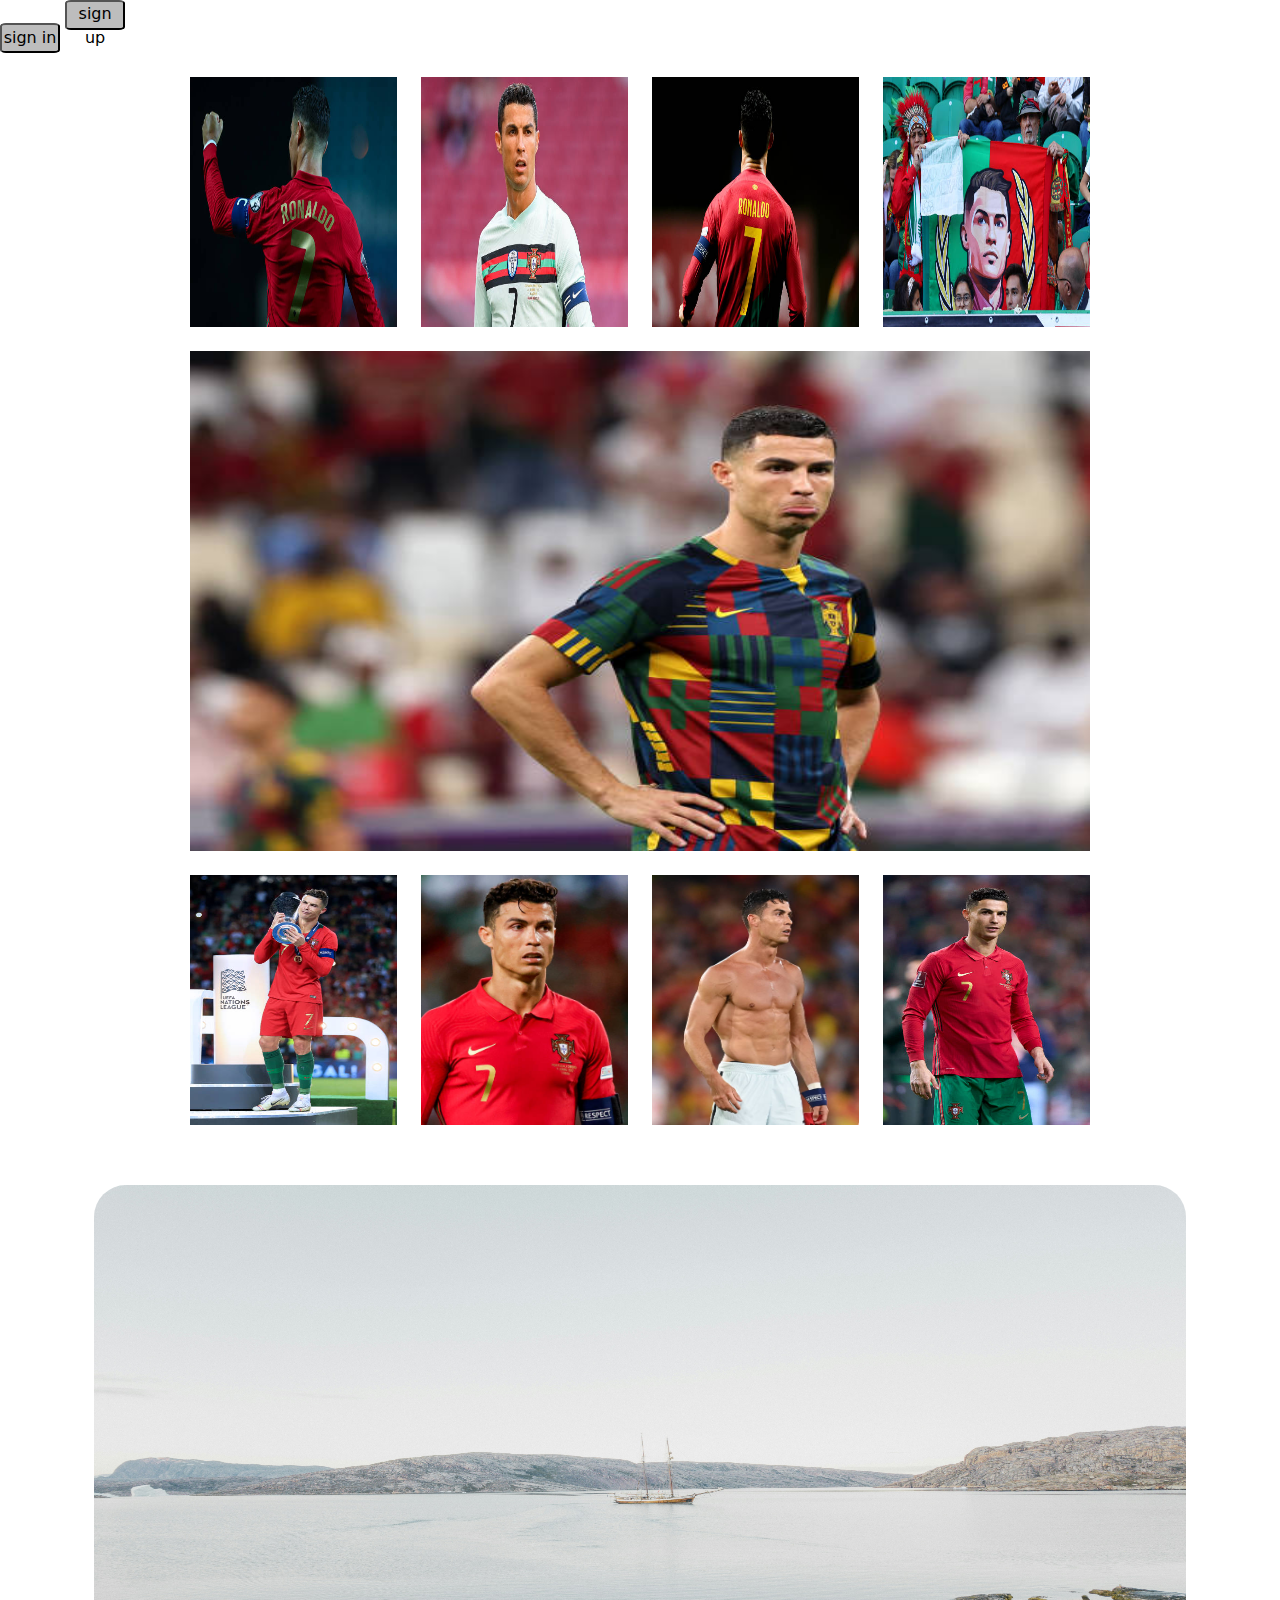
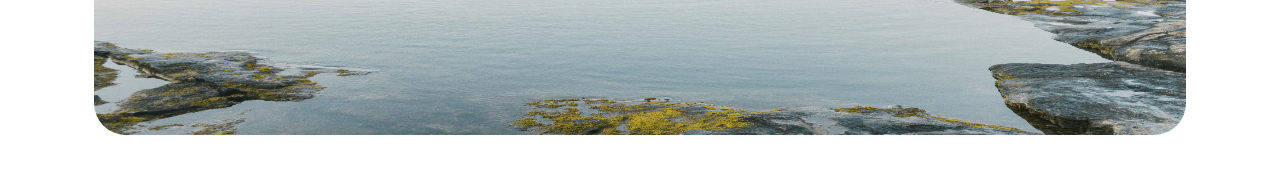
<file: index.html>
<!DOCTYPE html>
<html lang="ar">
  <head>
    <meta charset="UTF-8" />
    <title>home page</title>
    <link rel="stylesheet" href="./css/style.css" />
    <link rel="stylesheet" href="./css/all.css" />
    <link
      href="https://cdn.jsdelivr.net/npm/bootstrap@5.3.3/dist/css/bootstrap.min.css"
      rel="stylesheet"
      integrity="sha384-QWTKZyjpPEjISv5WaRU9OFeRpok6YctnYmDr5pNlyT2bRjXh0JMhjY6hW+ALEwIH"
      crossorigin="anonymous"
    />
    <script
      src="https://cdn.jsdelivr.net/npm/bootstrap@5.3.3/dist/js/bootstrap.bundle.min.js"
      integrity="sha384-YvpcrYf0tY3lHB60NNkmXc5s9fDVZLESaAA55NDzOxhy9GkcIdslK1eN7N6jIeHz"
      crossorigin="anonymous"
    ></script>
  </head>
  <body>


    <section>
        <div class="sign-in_sign-up">
            <button id="signIn">sign in</button>
            <button id="signUp">sign up</button>
        </div>
      <button id="btn" onclick="code2()">^</button>
      <div class="container1 mx-auto" width="960px">
        <div id="div1" class="row mt-4">
          <img
            id="img2"
            src="./images/01.jpg"
            class="col-3"
            height="250"
            width="200"
            alt=""
          />
          <img
            id="img3"
            src="./images/04.jpg"
            class="col-3"
            height="250"
            width="200"
            alt=""
          />
          <img
            id="img4"
            src="./images/03.jpg"
            class="col-3"
            height="250"
            width="200"
            alt=""
          />
          <img
            id="img5"
            src="./images/05.jpg"
            class="col-3"
            height="250"
            width="200"
            alt=""
          />
        </div>
        <div id="div2" class="row my-4">
          <img
            id="img1"
            src="./images/06.jpg"
            class="col-12"
            height="500"
            width="200"
            alt=""
          />
        </div>
        <div id="div3" class="row">
          <img
            id="img6"
            src="./images/11.jpg"
            class="col-3"
            height="250"
            width="200"
            alt=""
          />
          <img
            id="img7"
            src="./images/22.jpg"
            class="col-3"
            height="250"
            width="200"
            alt=""
          />
          <img
            id="img8"
            src="./images/55.jpg"
            class="col-3"
            height="250"
            width="200"
            alt=""
          />
          <img
            id="img9"
            src="./images/44.jpg"
            class="col-3"
            height="250"
            width="200"
            alt=""
          />
        </div>
      </div>
    </section>


    <!-- /////////////////////////////////////////////////////// -->

    <section class="sec2 my-5 py-2 text-center">

<div class="container mx-auto row">


  <div class="col-12 my-1">
        <img  id="img-sec1" class="rounded-5 w-100" style="height: 550px;">
      </div>
      <!-- <div class="col-6">
        <img id="img-sec2" class="rounded-5 w-100" style="height: 400px;">
      </div>
      <div class="col-6">
        <img id="img-sec3" class="rounded-5 w-100" style="height: 400px;">
      </div> -->


</div>
      


    </section>

    <script src="/js/script.js"></script>
  </body>
</html>
</file>
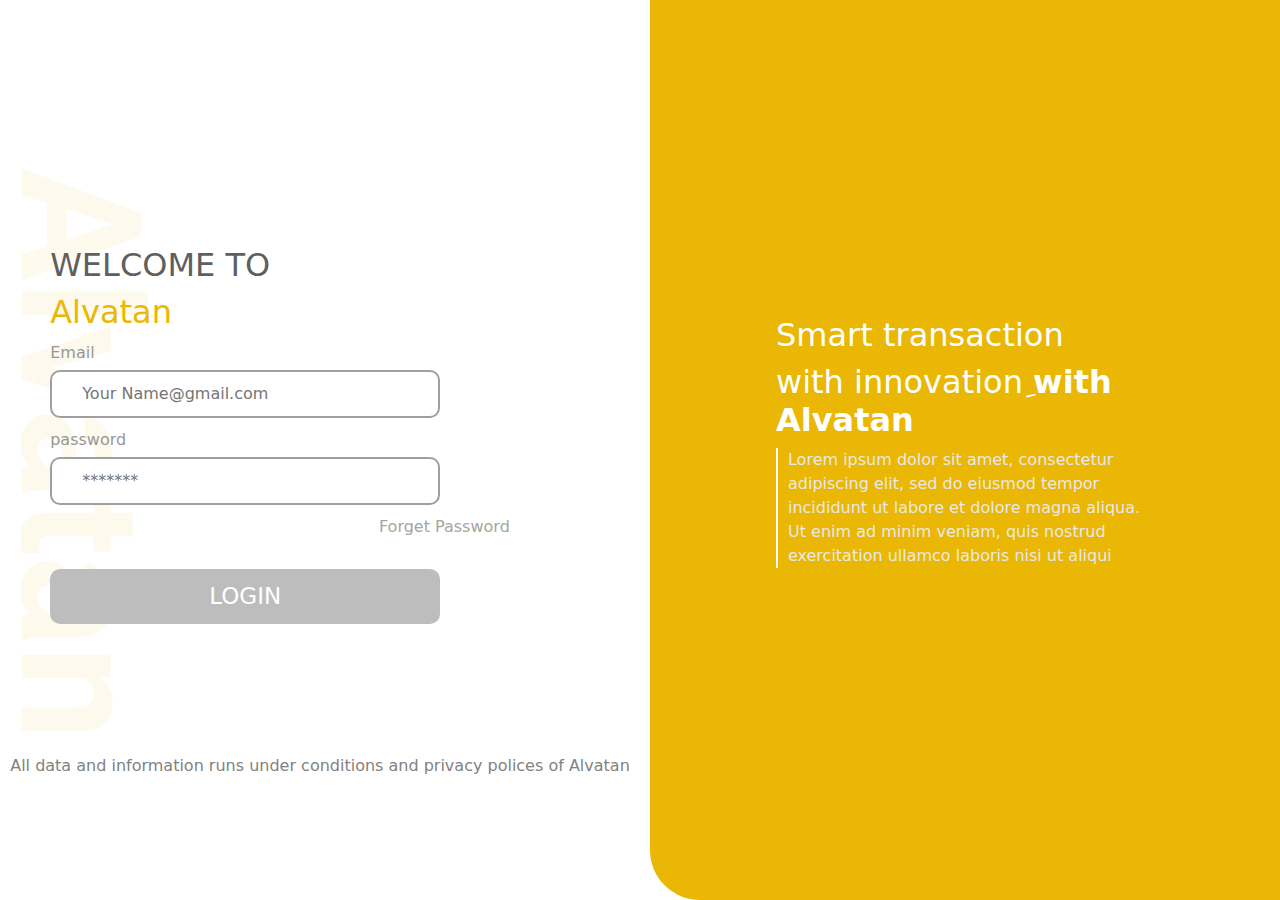
<file: login.html>
<!DOCTYPE html>
<html lang="ar">
  <head>
    <meta charset="UTF-8" />
    <title>login</title>
    <link rel="stylesheet" href="./css/style.css" />
    <link rel="stylesheet" href="./css/all.css" />
    <link
      href="https://cdn.jsdelivr.net/npm/bootstrap@5.3.3/dist/css/bootstrap.min.css"
      rel="stylesheet"
      integrity="sha384-QWTKZyjpPEjISv5WaRU9OFeRpok6YctnYmDr5pNlyT2bRjXh0JMhjY6hW+ALEwIH"
      crossorigin="anonymous"
    />
  </head>
  <body>
    <section class="login">
      <div class="form-login" style="margin: auto;">
        <div class="login-alvatan" style="margin-left: 10px;margin-top: 140px;">
          <h2 style="color:#5F5F5F; font-size: 32px;">WELCOME TO</h2>
          <h2 style="font-size: 32px;"><span>Alvatan</span></h2>
          <form>
            <div class="email" style="margin: 10px 0;">
              <label style="display: block;color: #979797;margin-bottom: 5px;">Email</label>
            <input id="email" type="email" placeholder="Your Name@gmail.com" />
            </div>
            <div class="password" style="margin: 10px 0;">
              <label style="display: block;color: #979797;margin-bottom: 5px;">password</label>
            <input id="password" type="password" placeholder="*******" />
            </div>
            
            <a href="./verify.html">Forget Password</a>
            <button class="btn-login">LOGIN</button>
            
          </form>
        </div>
          <p style="color: #828282;margin-top: 100px;margin-left: -30px; text-align: start;">All data and information runs under conditions and privacy polices  of Alvatan</p>
      </div>

      <div class="smart-trans">
        <div class="login-smart" style="height: 100%;display: flex;justify-content: center;align-items: center;">
          <div class="login-smart-text" style="text-align: start;width: 60%;">
          <h2 style="font-weight: 400;">Smart transaction</h2>
          <h2  style="font-weight: 400;">with innovationِ <strong>with Alvatan</strong></h2>
          <p style="border-left:2px solid #ffffff ;color: #E9E9E9; padding-left: 10px;margin-top: 5px;">
            Lorem ipsum dolor sit amet, consectetur adipiscing elit, sed do
            eiusmod tempor incididunt ut labore et dolore magna aliqua. Ut enim
            ad minim veniam, quis nostrud exercitation ullamco laboris nisi ut
            aliqui
          </p>
        </div>
      </div>
        </div>
        
    </section>


    <script
      src="https://cdn.jsdelivr.net/npm/bootstrap@5.3.3/dist/js/bootstrap.bundle.min.js"
      integrity="sha384-YvpcrYf0tY3lHB60NNkmXc5s9fDVZLESaAA55NDzOxhy9GkcIdslK1eN7N6jIeHz"
      crossorigin="anonymous"
    ></script>
    <script src="./js/login.js"></script>
  </body>
</html>
</file>
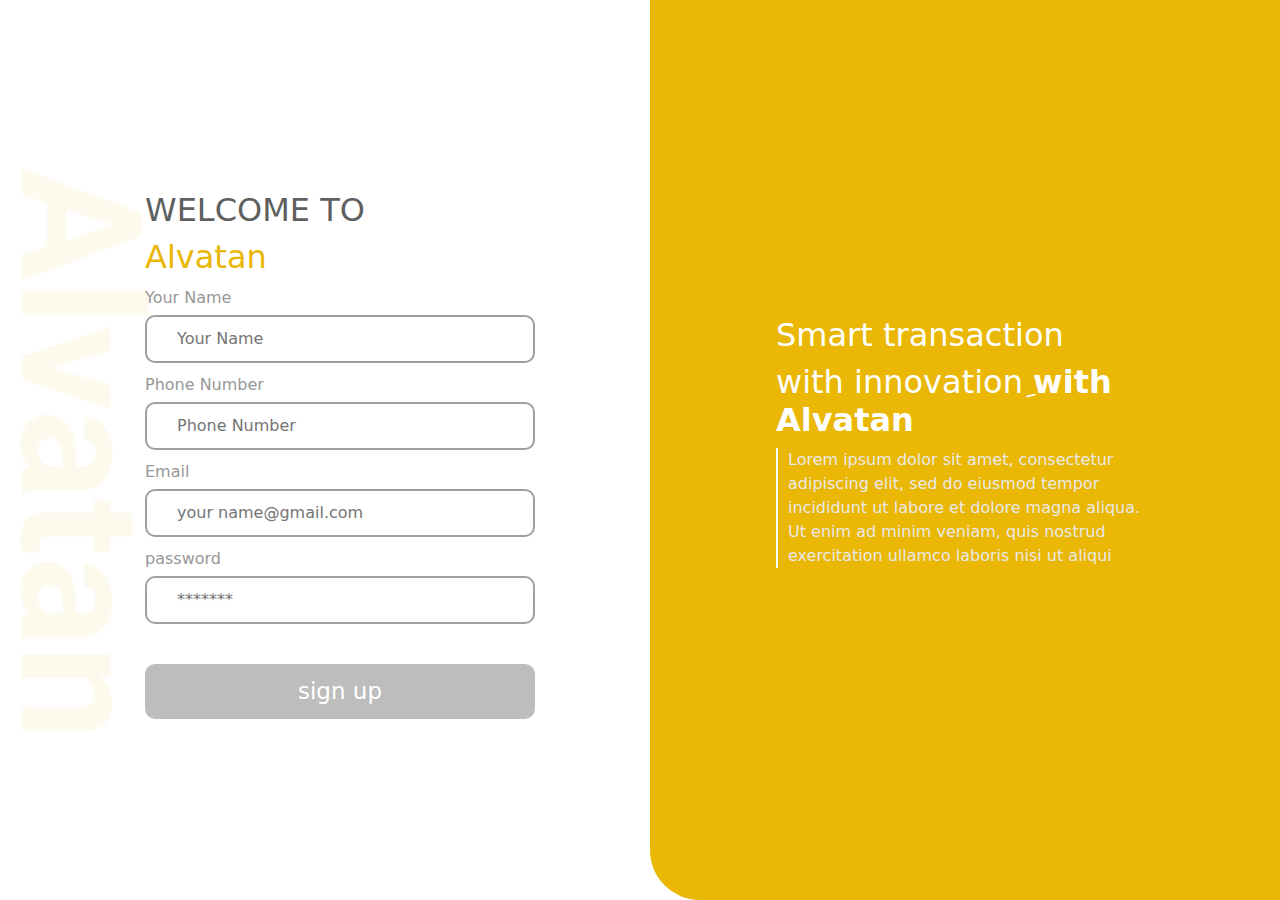
<file: register.html>
<!DOCTYPE html>
<html lang="ar">
  <head>
    <meta charset="UTF-8" />
    <title>register</title>
    <link rel="stylesheet" href="./css/style.css" />
    <link rel="stylesheet" href="./css/all.css" />
    <link
      href="https://cdn.jsdelivr.net/npm/bootstrap@5.3.3/dist/css/bootstrap.min.css"
      rel="stylesheet"
      integrity="sha384-QWTKZyjpPEjISv5WaRU9OFeRpok6YctnYmDr5pNlyT2bRjXh0JMhjY6hW+ALEwIH"
      crossorigin="anonymous"
    />
  </head>
  <body>
    <section class="login">
      <div class="form-login" style="margin: auto;">
        <div class="login-alvatan" style="margin-left: 10px;margin-top: 40px;">
          <h2 style="color:#5F5F5F; font-size: 32px;">WELCOME TO</h2>
          <h2 style="font-size: 32px;"><span>Alvatan</span></h2>
          <form>
            <div class="name" style="margin: 10px 0;">
              <label style="display: block;color: #979797;margin-bottom: 5px;">Your Name</label>
            <input id="name" type="text" placeholder="Your Name" />
            </div>
            <div class="number" style="margin: 10px 0;">
              <label style="display: block;color: #979797;margin-bottom: 5px;">Phone Number</label>
            <input id="number" type="number" placeholder="Phone Number" />
            </div>
            <div class="email" style="margin: 10px 0;">
              <label style="display: block;color: #979797;margin-bottom: 5px;">Email</label>
            <input id="email" type="email" placeholder="your name@gmail.com" />
            </div>
            <div class="password" style="margin: 10px 0;">
              <label style="display: block;color: #979797;margin-bottom: 5px;">password</label>
            <input id="password" type="password" placeholder="*******" />
            </div>
            
            <!-- <a href="#">Forget Password</a> -->
            <button type="submit" class="btn-sign">sign up</button>
            
          </form>
        </div>
          <!-- <p style="color: #828282;margin-top: 100px;margin-left: -30px; text-align: start;">All data and information runs under conditions and privacy polices  of Alvatan</p> -->
      </div>

      <div class="smart-trans">
        <div class="login-smart" style="height: 100%;display: flex;justify-content: center;align-items: center;">
          <div class="login-smart-text" style="text-align: start;width: 60%;">
          <h2 style="font-weight: 400;">Smart transaction</h2>
          <h2  style="font-weight: 400;">with innovationِ <strong>with Alvatan</strong></h2>
          <p style="border-left:2px solid #ffffff ;color: #E9E9E9; padding-left: 10px;margin-top: 5px;">
            Lorem ipsum dolor sit amet, consectetur adipiscing elit, sed do
            eiusmod tempor incididunt ut labore et dolore magna aliqua. Ut enim
            ad minim veniam, quis nostrud exercitation ullamco laboris nisi ut
            aliqui
          </p>
        </div>
      </div>
        </div>
        
    </section>


    <script
      src="https://cdn.jsdelivr.net/npm/bootstrap@5.3.3/dist/js/bootstrap.bundle.min.js"
      integrity="sha384-YvpcrYf0tY3lHB60NNkmXc5s9fDVZLESaAA55NDzOxhy9GkcIdslK1eN7N6jIeHz"
      crossorigin="anonymous"
    ></script>
    <script src="./js/register.js"></script>
  </body>
</html>
</file>
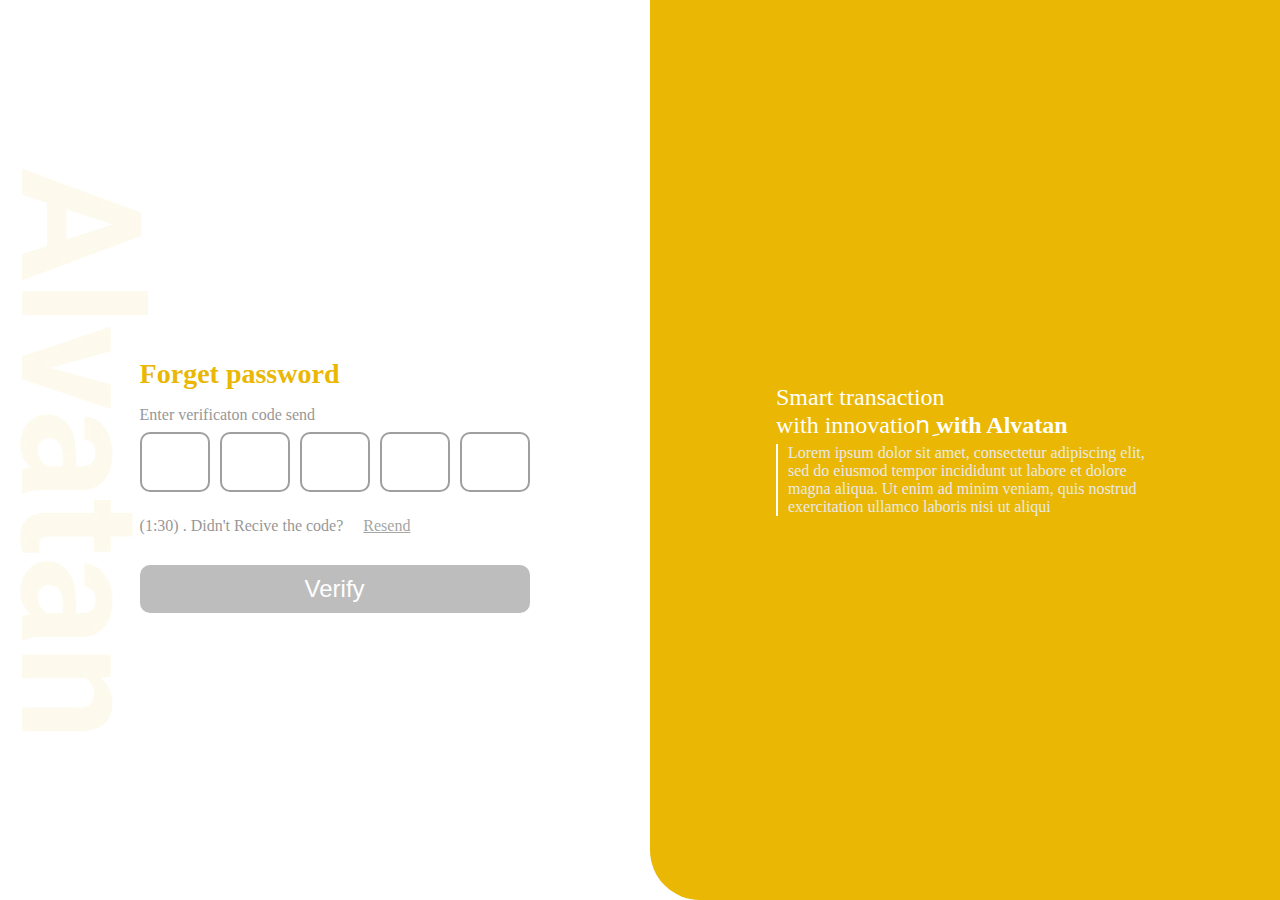
<file: verify.html>
<!DOCTYPE html>
<html lang="ar">

<head>
  <meta charset="UTF-8" />
  <title>Verify</title>
  <link rel="stylesheet" href="./css/style.css" />
  <link rel="stylesheet" href="./css/all.css" />
</head>

<body>
  <section class="verify">
    <div class="form-verify" style="margin: auto;">
      <div class="verify-alvatan" style="margin-top: 100px;">
        <h2 style="font-size: 28px;margin-bottom: 16px;"><span>Forget password</span></h2>
        <form>
          <label style="display: block;color: #979797;margin-bottom: 8px;">Enter verificaton code send</label>
          <div class="password" style="display: flex;justify-content: space-between;" >
            <input id="code" type="number" style="text-align: center;" />
            <input id="code" type="number" style="text-align: center;" />
            <input id="code" type="number" style="text-align: center;" />
            <input id="code" type="number" style="text-align: center;" />
            <input id="code" type="number" style="text-align: center;" />
          </div>
          <div style="display: flex;margin-top: 25px;">
          <p style="color: #979797;">(1:30) . Didn't Recive the code?</p>
          <a href="#" >Resend</a>
          </div>


          <button class="btn-verify">Verify</button>

        </form>
      </div>
    </div>

    <div class="smart-trans">
      <div class="verify-smart" style="height: 100%;display: flex;justify-content: center;align-items: center;">
        <div class="verify-smart-text" style="text-align: start;width: 60%;">
          <h2 style="font-weight: 400;">Smart transaction</h2>
          <h2 style="font-weight: 400;">with innovationِ <strong>with Alvatan</strong></h2>
          <p style="border-left:2px solid #ffffff ;color: #E9E9E9; padding-left: 10px;margin-top: 5px;">
            Lorem ipsum dolor sit amet, consectetur adipiscing elit, sed do
            eiusmod tempor incididunt ut labore et dolore magna aliqua. Ut enim
            ad minim veniam, quis nostrud exercitation ullamco laboris nisi ut
            aliqui
          </p>
        </div>
      </div>
    </div>

  </section>
</body>

</html>
</file>
<file: css/style.css>
* {
  padding: 0;
  margin: 0;
  box-sizing: border-box;
}
span {
  color: #e9b704;
}

.login {
  display: flex;
  justify-content: space-between;
  height: 100vh;
  background-image: url(../images/Alvatan.jpg);
  background-repeat: no-repeat;
  background-position: left;
  margin-left: 20px;
}
.btn-login {
  padding: 10px 30px;
  font-size: 23px;
  border: none;
  border-radius: 10px;
  width: 390px;
  background-color: #bdbdbd;
  color: #ffffff;
  margin: 30px 0;
  transition: 0.2s;
}
.btn-login:hover {
  background-color: #e9b704;
  transition: 0.2s;
  cursor: pointer;
}
.btn-sign {
  padding: 10px 30px;
  font-size: 23px;
  border: none;
  border-radius: 10px;
  width: 390px;
  background-color: #bdbdbd;
  color: #ffffff;
  margin: 30px 0;
  transition: 0.2s;
}
.btn-sign:hover {
  background-color: #e9b704;
  transition: 0.2s;
  cursor: pointer;
}
a {
  display: block;
  text-align: end;
  margin-right: 120px;
  color: #a5a5a2 !important;
  text-decoration: none !important;
}
.login form a:hover {
  color: #e9b704 !important;
}
input {
  padding: 10px 30px;
  border: 2px solid #9f9f9f;
  border-radius: 10px;
  width: 390px;
  outline: none;
}
input:hover {
  border: 2px solid #e9b704;
}
input:focus {
  box-shadow: 0px 0px 5px 3px #e9b704;
  outline: none;
  border: 2px solid #e9b704;
}


.smart-trans {
  width: 50%;
  background-color: #e9b704;
  color: #ffffff;
  border-radius: 0 0 0 50px;
}

.verify {
  display: flex;
  justify-content: space-between;
  height: 100vh;
  background-image: url(../images/Alvatan.jpg);
  background-repeat: no-repeat;
  background-position: left;
  margin-left: 20px;
}

.btn-verify {
  padding: 10px 30px;
  font-size: 24px;
  border: none;
  border-radius: 10px;
  width: 390px;
  background-color: #bdbdbd;
  color: #ffffff;
  margin: 30px 0;
  transition: 0.2s;
}
.btn-verify:hover {
  background-color: #e9b704;
  transition: 0.2s;
  cursor: pointer;
}
.verify-alvatan a {
  display: block;
  text-align: end;
  margin-left: 20px;
  text-decoration: underline !important;
}

.verify form a:hover {
  color: #e9b704 !important;
}

#code {
  border: 2px solid #9f9f9f;
  padding: 0;
  font-size: 35px;
  font-weight: bold;
  border-radius: 10px;
  width: 70px;
  height: 60px;
  outline: none;
}
/* ////////////////////////////////////////////////////////////////////// */
.container1{
  width: 900px;
}
img:hover{
  cursor: pointer;
  box-shadow: 5px 5px 5px 5px black;
  transition: .7s;
}
#btn{
  width: 30px;height: 30px;border: none;line-height: 1px;border-radius: 50%;background-color: blueviolet;color: #000;position: fixed;bottom: 30px;right: 10px;display: none;
}
#signIn{
  width: 60px;
  height: 30px;
  border-radius: 10%;
  background-color: #bdbdbd;
}
#signUp{
  width: 60px;
  height: 30px;
  border-radius: 10%;
  background-color: #bdbdbd;
}
</file>
